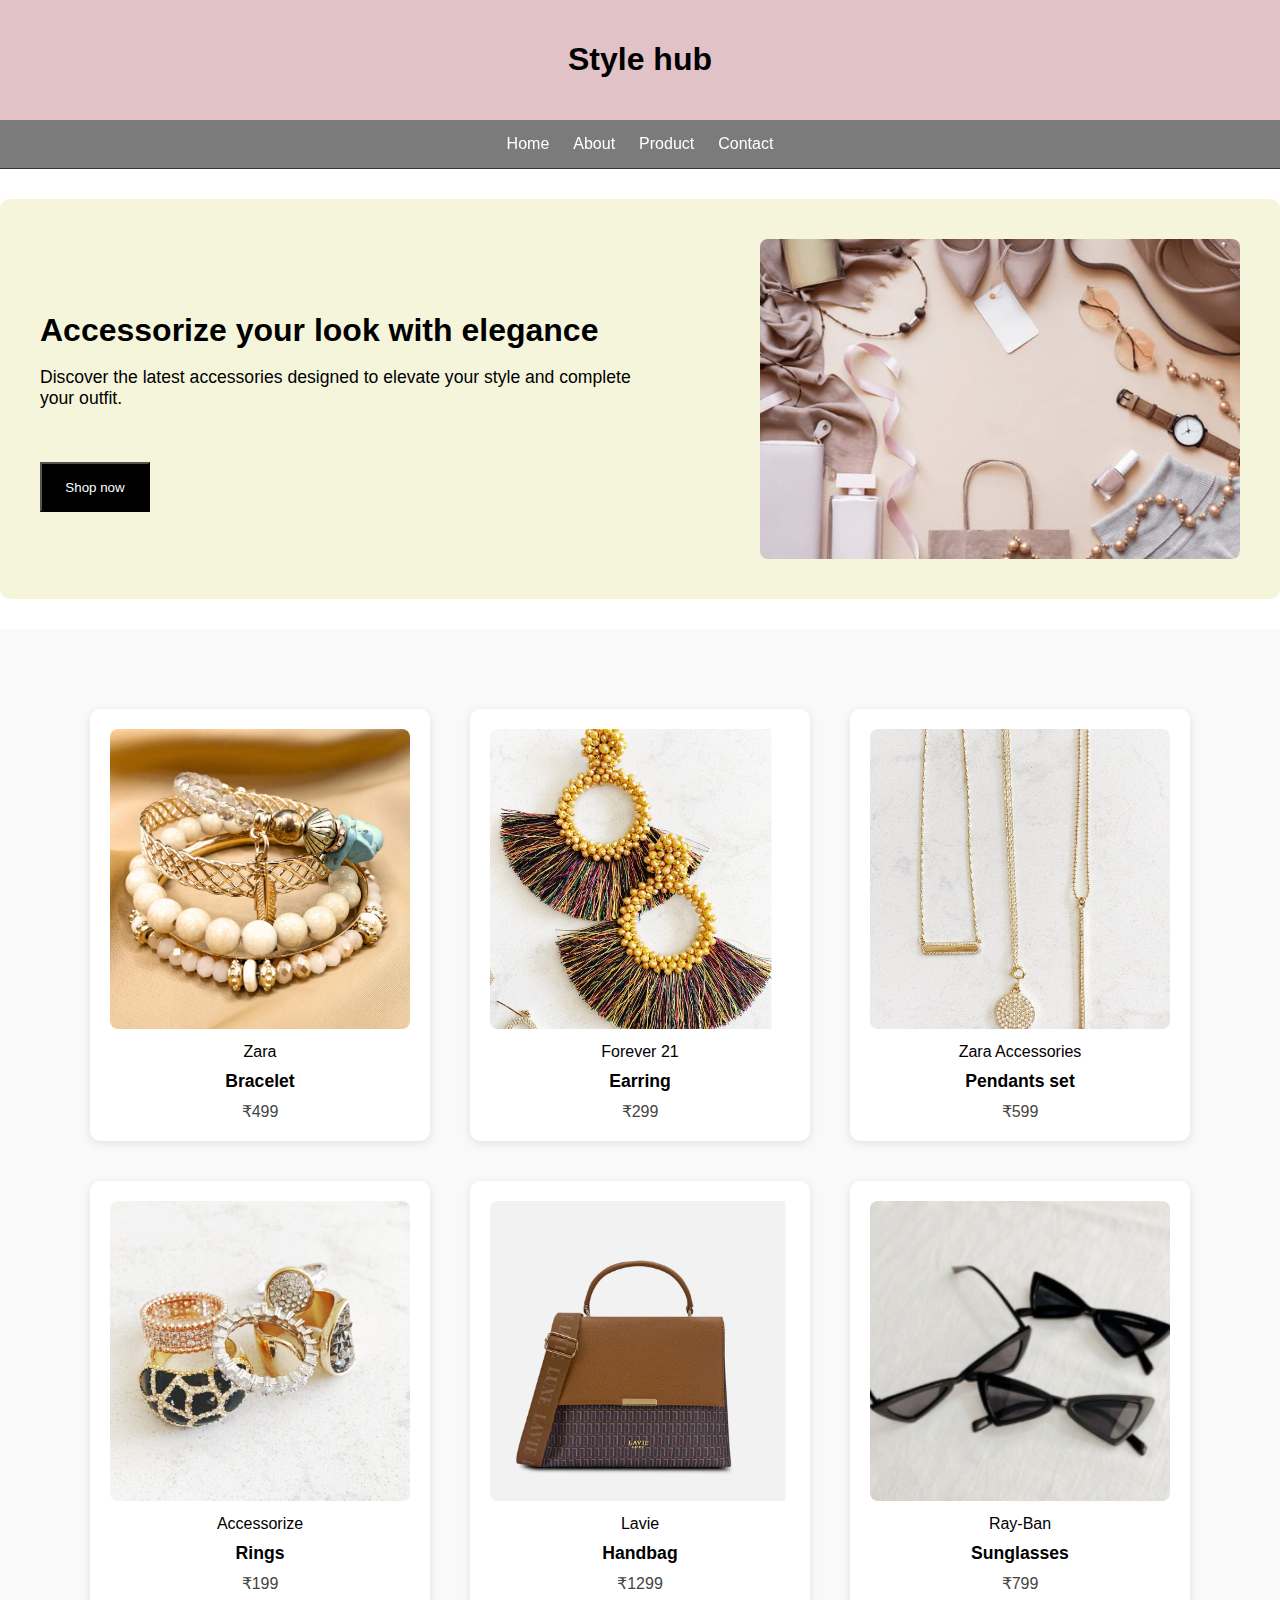
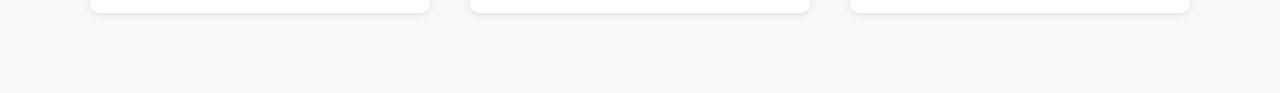
<file: index.html>
<!DOCTYPE html>
<html lang="en">
<head>
    <title>Document</title>
    <link rel="stylesheet" href="style.css">
</head>
<body>
    <header>
        <h1>Style hub</h1>
    </header>

    <nav id="nav">
        <ul>
            <li>Home</li>
            <li>About</li>
            <li>Product</li>
            <li>Contact</li>
        </ul>
    </nav>

    <section class="card">
        <div id="div">
            <div id="text">
                <h2>Accessorize your look with elegance</h2>
                <p>Discover the latest accessories designed to elevate your style and complete your outfit.</p> <br><br>
                <button style="background-color: #000000; color: white; height: 50px; width: 110px;">Shop now</button>
            </div>
            <img id="img" src="Accessories.jpg" alt="Accessories">
        </div>
    </section>
    <div class="images">
    <div class="images">
    <div class="item">
        <img src="braclets.webp" alt="Bracelets">
        <p class="brand">Zara</p>
        <p class="name">Bracelet</p>
        <p class="price">₹499</p>
    </div>

    <div class="item">
        <img src="earring.png" alt="Earrings">
        <p class="brand">Forever 21</p>
        <p class="name">Earring</p>
        <p class="price">₹299</p>
    </div>

    <div class="item">
        <img src="neckles.png" alt="Necklace">
        <p class="brand">Zara Accessories</p>
        <p class="name">Pendants set</p>
        <p class="price">₹599</p>
    </div>

    <div class="item">
        <img src="rings.png" alt="Rings">
        <p class="brand">Accessorize</p>
        <p class="name">Rings</p>
        <p class="price">₹199</p>
    </div>

    <div class="item">
        <img src="handbags.png" alt="Handbags">
        <p class="brand">Lavie</p>
        <p class="name">Handbag</p>
        <p class="price">₹1299</p>
    </div>

    <div class="item">
        <img src="sunglass.png" alt="Sunglasses">
        <p class="brand">Ray-Ban</p>
        <p class="name">Sunglasses</p>
        <p class="price">₹799</p>
    </div>
    </div>
</body>
</html>
</file>
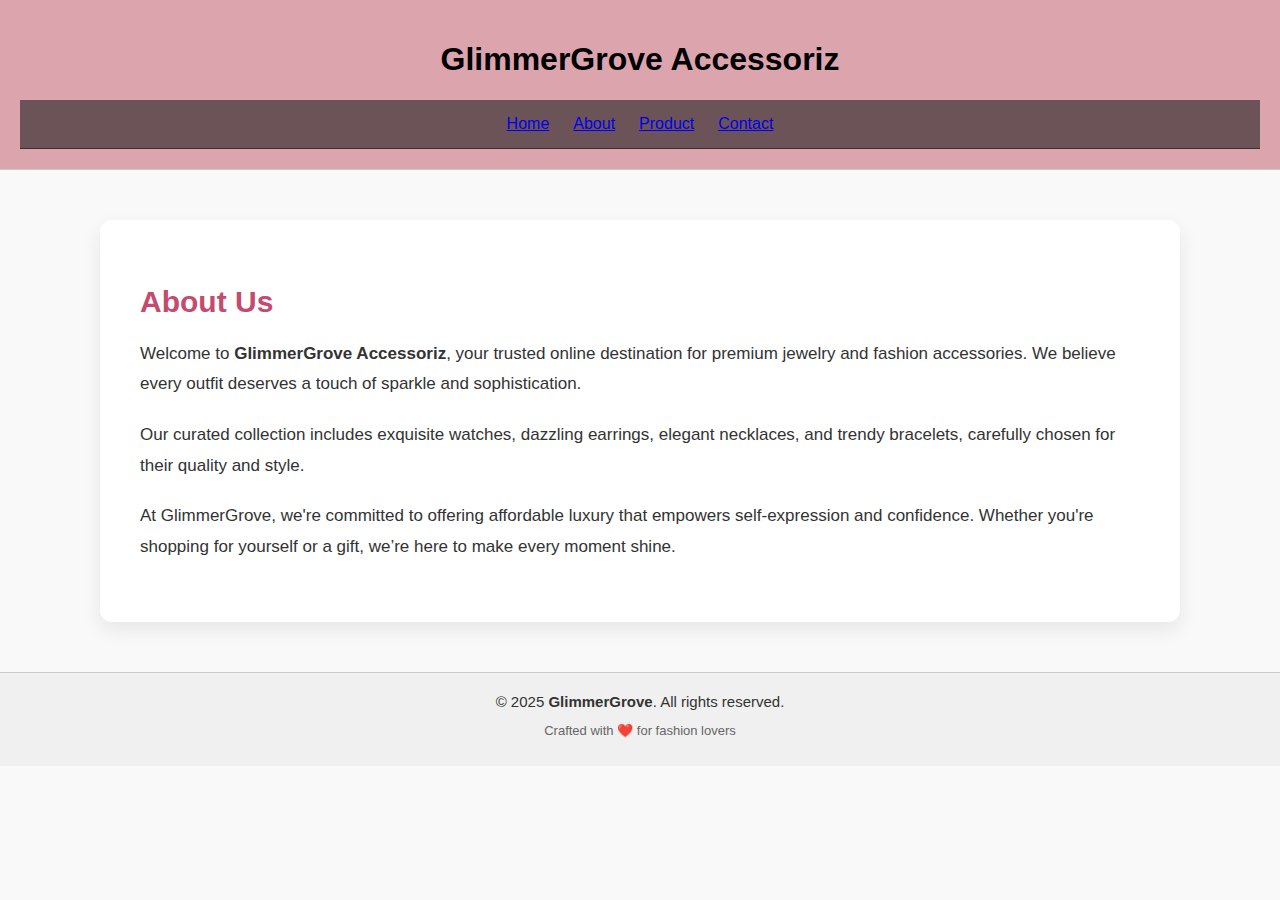
<file: About.html>
<!DOCTYPE html>
<html lang="en">

<head>
  <meta charset="UTF-8">
  <title>About - GlimmerGrove Accessoriz</title>
  <link rel="stylesheet" href="style.css">
  <link rel="stylesheet" href="product.css">
  <link rel="stylesheet" href="About.css">
</head>
<body>
  <div class="navcontent" style="background-color: rgba(246, 157, 172, 0.411);  border-bottom: 1px solid #ccc;">
    <header>
      <div class="navbar">
        <h1 id="heading">GlimmerGrove Accessoriz</h1>
        <nav id="nav">
          <ul>
            <li><a href="index.html">Home</a></li>
            <li><a href="About.html">About</a></li>
            <li><a href="product.html">Product</a></li>
            <li><a href="contact.html">Contact</a></li>
          </ul>
        </nav>
      </div>
    </header>
  </div>

  <section class="about-container">
    <h2>About Us</h2>
    <p>
      Welcome to <strong>GlimmerGrove Accessoriz</strong>, your trusted online destination for premium jewelry and
      fashion accessories. We believe every outfit deserves a touch of sparkle and sophistication.
    </p>
    <p>
      Our curated collection includes exquisite watches, dazzling earrings, elegant necklaces, and trendy bracelets,
      carefully chosen for their quality and style.
    </p>
    <p>
      At GlimmerGrove, we're committed to offering affordable luxury that empowers self-expression and confidence.
      Whether you're shopping for yourself or a gift, we’re here to make every moment shine.
    </p>
  </section>

  <footer style="background-color: #f0f0f0; padding: 15px 0; border-top: 1px solid #ccc; text-align: center;">
    <p style="font-size: 15px; margin: 5px 0; color: #333;">&copy; 2025 <strong>GlimmerGrove</strong>. All rights
      reserved.</p>
    <p style="font-size: 13px; color: #666;">Crafted with ❤️ for fashion lovers</p>
  </footer>

</body>

</html>
</file>
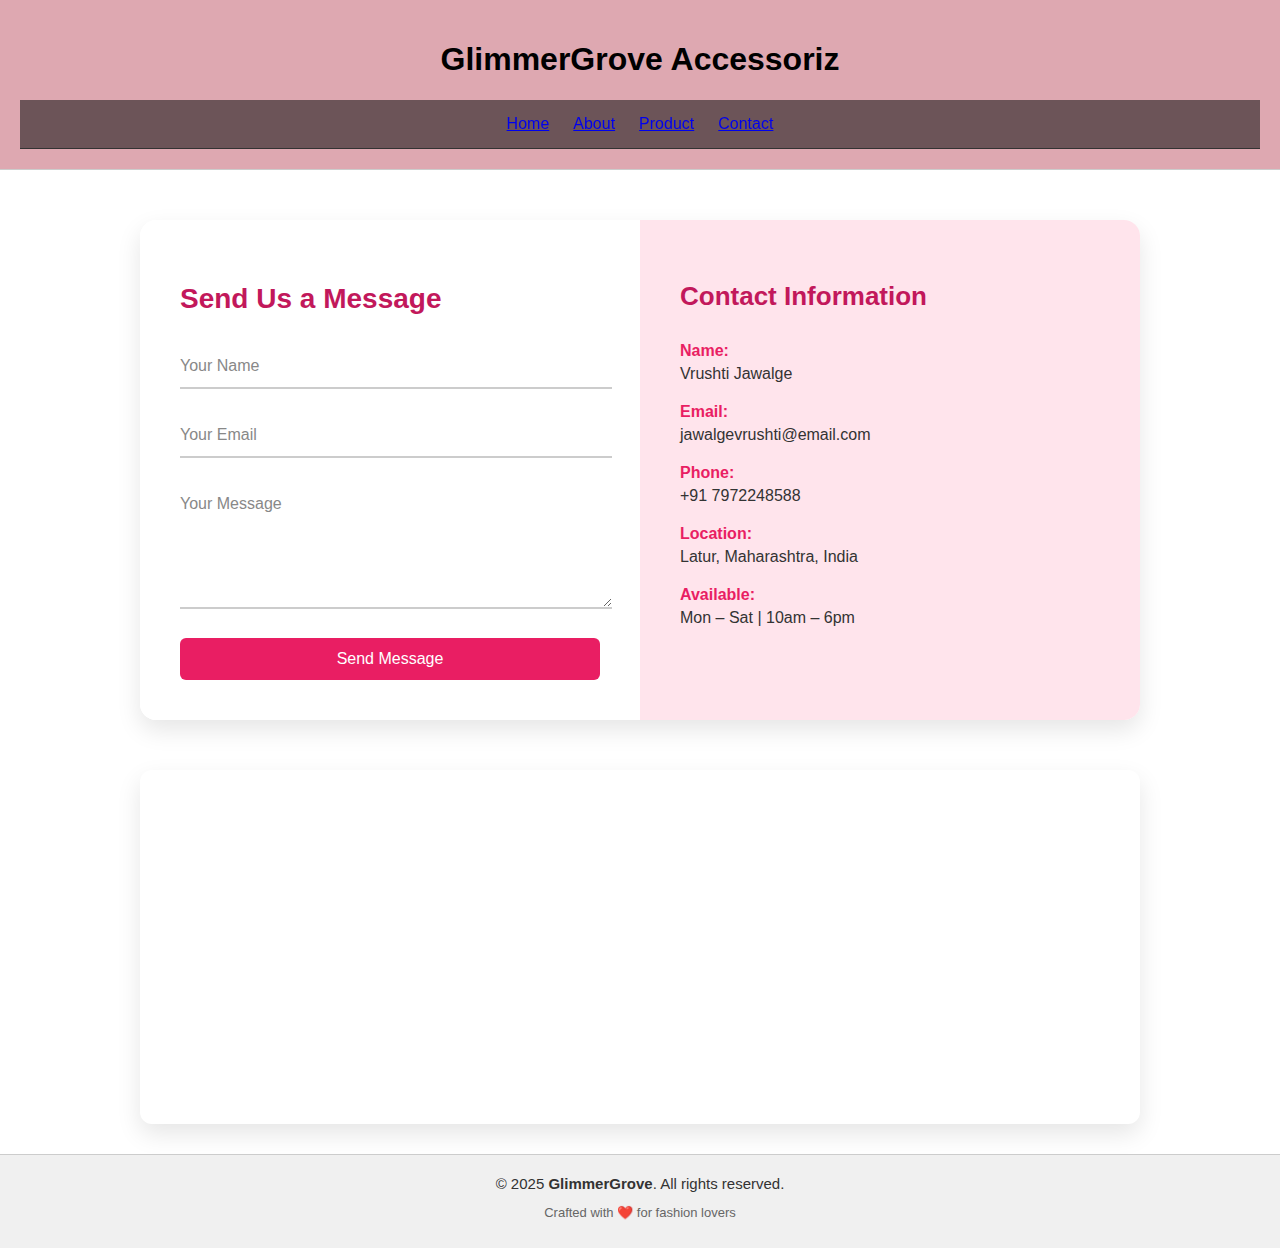
<file: contact.html>
<!DOCTYPE html>
<html lang="en">
<head>
  <meta charset="UTF-8" />
  <meta name="viewport" content="width=device-width, initial-scale=1.0"/>
  <title>Contact Us</title>
  <link rel="stylesheet" href="style.css">
  <link rel="stylesheet" href="contact.css">
</head>
<body>
  <div class="navcontent" style="background-color: rgba(246, 157, 172, 0.411); border-bottom: 1px solid #ccc;">
    <header>
      <div class="navbar">
        <h1 id="heading">GlimmerGrove Accessoriz</h1>
        <nav id="nav">
          <ul>
            <li><a href="index.html">Home</a></li>
            <li><a href="About.html">About</a></li>
            <li><a href="product.html">Product</a></li>
            <li><a href="contact.html">Contact</a></li>
          </ul>
        </nav>
      </div>
    </header>
  </div>

  <div class="container">
    <div class="contact-form">
      <h2>Send Us a Message</h2>
      <form>
        <div class="form-group">
          <input type="text" id="name" placeholder=" " required />
          <label for="name">Your Name</label>
        </div>

        <div class="form-group">
          <input type="email" id="email" placeholder=" " required />
          <label for="email">Your Email</label>
        </div>

        <div class="form-group">
          <textarea id="message" placeholder=" " required></textarea>
          <label for="message">Your Message</label>
        </div>

        <button type="submit">Send Message</button>
      </form>
    </div>

    <div class="contact-info">
      <h2>Contact Information</h2>

      <div class="info-item">
        <label>Name:</label>
        <span>Vrushti Jawalge</span>
      </div>

      <div class="info-item">
        <label>Email:</label>
        <span>jawalgevrushti@email.com</span>
      </div>

      <div class="info-item">
        <label>Phone:</label>
        <span>+91 7972248588</span>
      </div>

      <div class="info-item">
        <label>Location:</label>
        <span>Latur, Maharashtra, India</span>
      </div>

      <div class="info-item">
        <label>Available:</label>
        <span>Mon – Sat | 10am – 6pm</span>
      </div>
    </div>
  </div>
  <div class="map">
    <iframe 
      src="https://www.google.com/maps/embed?pb=!1m18!1m12!1m3!1d3783.194950083982!2d76.57391561489296!3d18.408793176569633!2m3!1f0!2f0!3f0!3m2!1i1024!2i768!4f13.1!3m3!1m2!1s0x3bcf8495a25fc91b%3A0x18ff75c6b9d1a42b!2sLatur%2C%20Maharashtra%20413012!5e0!3m2!1sen!2sin!4v1691061279920!5m2!1sen!2sin" 
      allowfullscreen="" 
      loading="lazy" 
      referrerpolicy="no-referrer-when-downgrade">
    </iframe>
  </div>

  <footer style="background-color: #f0f0f0; padding: 15px 0; border-top: 1px solid #ccc; text-align: center;">
    <p style="font-size: 15px; margin: 5px 0; color: #333;">&copy; 2025 <strong>GlimmerGrove</strong>. All rights reserved.</p>
    <p style="font-size: 13px; color: #666;">Crafted with ❤️ for fashion lovers</p>
  </footer>
</body>
</html>
</file>
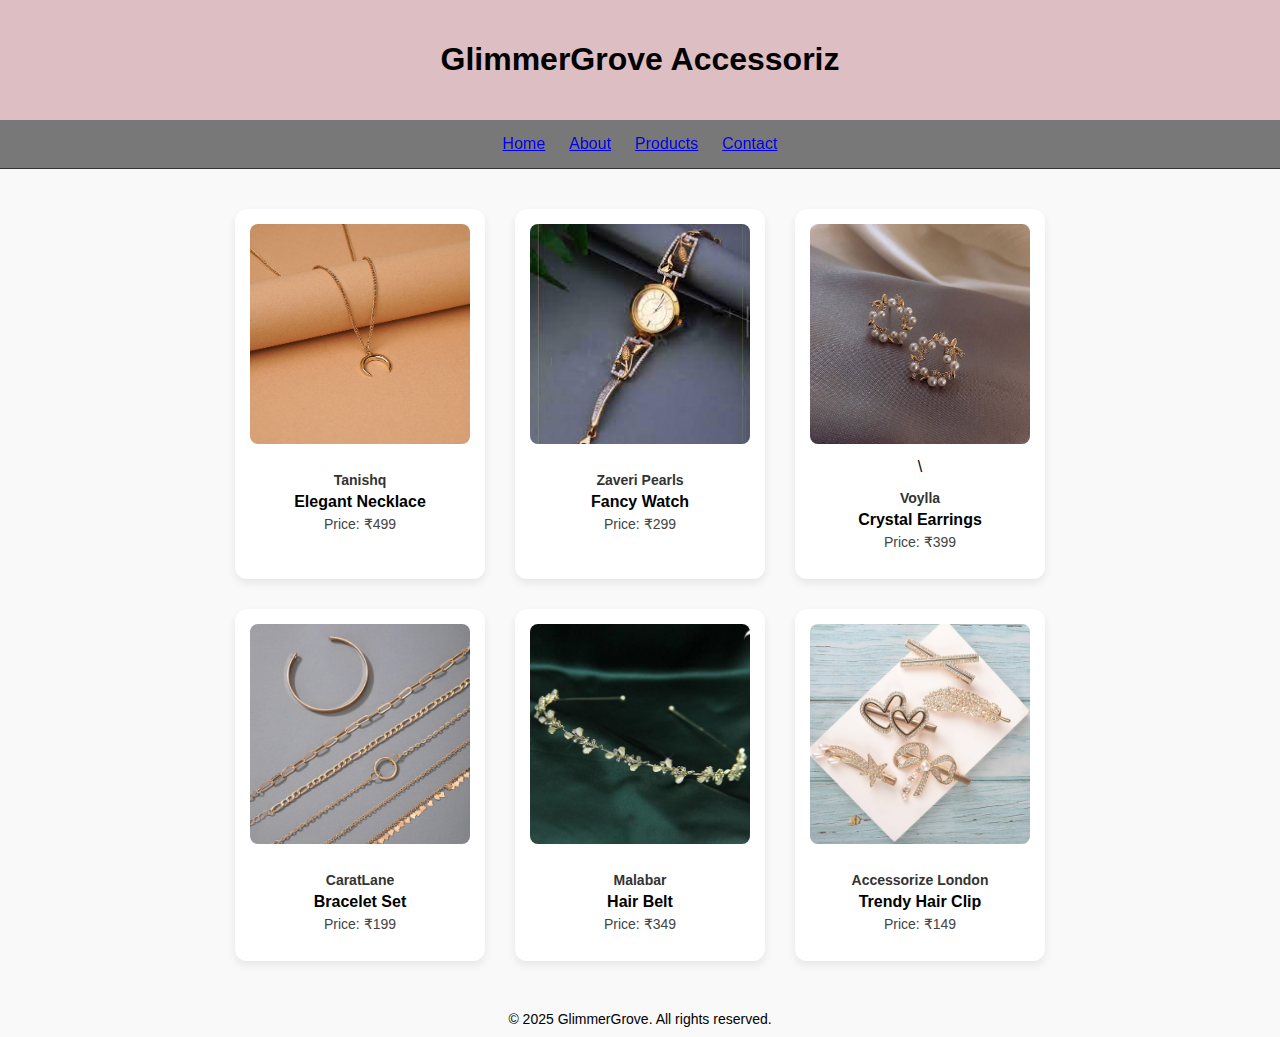
<file: product.html>
<!DOCTYPE html>
<html lang="en">
<head>
    <meta charset="UTF-8">
    <title>GlimmerGrove Accessoriz - Products</title>
    <link rel="stylesheet" href="style.css">
    <link rel="stylesheet" href="product.css">
</head>
<body>
    <header>
        <h1>GlimmerGrove Accessoriz</h1>
    </header>
    <nav id="nav">
        <ul>
            <li><a href="index.html">Home</a></li>
            <li><a href="#">About</a></li>
            <li><a href="product.html">Products</a></li>
            <li><a href="#">Contact</a></li>
        </ul>
    </nav>
    <section class="products">
        <div class="product-card">
            <img src="elegent necklace.webp" alt="Elegant Necklace">
            <p class="brand"><strong>Tanishq</strong></p>
            <h3>Elegant Necklace</h3>         
            <p class="price">Price: ₹499</p>
        </div>
        <div class="product-card">
            <img src="watch.jpg" alt="Fancy Watch">
            <p class="brand"><strong>Zaveri Pearls</strong></p>
            <h3>Fancy Watch</h3>
            <p class="price">Price: ₹299</p>
        </div>
        <div class="product-card">
            <img src="Crystal Earrings.jpg" alt="Crystal Earrings">\<p class="brand"><strong>Voylla</strong></p>
            <h3>Crystal Earrings</h3>
            <p class="price">Price: ₹399</p>
        </div>
        <div class="product-card">
            <img src="bracelete set.jpg" alt="Brace Set">
            <p class="brand"><strong>CaratLane</strong></p>
            <h3>Bracelet Set</h3>
            <p class="price">Price: ₹199</p>
        </div>
        <div class="product-card">
            <img src="belt.jpg" alt="Hair Belt"> 
            <p class="brand"> <strong>Malabar</strong></p>         
            <h3>Hair Belt</h3>
            <p class="price">Price: ₹349</p>
        </div>
        <div class="product-card">
            <img src="clips.jpg" alt="Trendy Hair Clip">
            <p class="brand"><strong>Accessorize London</strong></p>
            <h3>Trendy Hair Clip</h3>       
            <p class="price">Price: ₹149</p>
        </div>
    </section>
    <footer>
        <p style="font-size: 14px; margin: 10px 0; text-align: center;">&copy; 2025 GlimmerGrove. All rights reserved.</p>
    </footer>
</body>
</html>
</file>
<file: style.css>
body {
            margin: 0;
            font-family: Arial, sans-serif;
        }

        header {
            
            background-color: rgba(168, 80, 95, 0.348); /* Warm tan */
            padding: 20px;
            color: rgb(0, 0, 0);
            text-align: center;
            top: 0;
            z-index: 1000;
        }

        #nav {
            background: #1111118d;
            padding: 15px;
            position: sticky;
            top: 0;
            z-index: 999;
            display: flex;
            justify-content: center; 
            align-items: center;   
            border-bottom: 1px solid #333;
        }

        nav ul {
            list-style: none;
            display: flex;
            gap: 1.5rem;
            padding: 0;
            margin: 0;
        }

        nav li {
            display: inline-flex;
            color: white;
        }

        .card {
            background-color: beige;
            padding: 40px;
            margin: 30px auto;
            border-radius: 10px;
            max-width: 100%;
        }

        #div {
            display: flex;
            justify-content: space-between;
            align-items: center;
            gap: 40px;
        }

        #text {
            max-width: 50%;
        }

        #text h2 {
            font-size: 2rem;
            margin-bottom: 10px;
            color: #000000;
        }

        #text p {
            font-size: 1.1rem;
            color: #000000;
        }

        #img {
            max-width: 40%;
            height: auto;
            border-radius: 8px;
        }
         .images {
        display: flex;
        flex-wrap: wrap;
        justify-content: center;
        gap: 40px;
        padding: 40px;
        background-color: #f9f9f9;
    }

    .item {
        width: 300px;
        background-color: white;
        padding: 20px;
        border-radius: 10px;
        box-shadow: 0 2px 8px rgba(0,0,0,0.1);
        text-align: center;
    }

    .item img {
        width: 300px;
        height: 300px;
        object-fit: cover;
        border-radius: 8px;
    }

    .item p {
        margin: 10px 0 0;
    }

    .name {
        font-weight: bold;
        font-size: 1.1rem;
        color: #000;
    }

    .price {
        color: #444;
        font-size: 1rem;
    }
</file>
<file: product.css>
body {
    margin: 0;
    font-family: 'Segoe UI', sans-serif;
    background-color: #f9f9f9;
}

/* Centered container with fixed width */
.products {
    display: flex;
    flex-wrap: wrap;
    justify-content: center;
    gap: 30px;
    padding: 40px;
    max-width: 1000px;
    margin: 0 auto;
}

/* Card design */
.product-card {
    width: 220px;
    background-color: white;
    border-radius: 12px;
    box-shadow: 0 4px 8px rgba(0,0,0,0.08);
    padding: 15px;
    text-align: center;
}

/* Product image */
.product-card img {
    width: 100%;
    height: 220px;
    object-fit: cover;
    border-radius: 8px;
    margin-bottom: 10px;
}

/* Brand text */
.product-card .brand {
    color: #333;
    font-size: 14px;
    margin-bottom: 5px;
}

/* Product name */
.product-card h3 {
    margin: 0;
    font-size: 16px;
    font-weight: 600;
}

/* Price */
.product-card .price {
    color: #444;
    font-size: 14px;
    margin-top: 5px;
}
</file>
<file: About.css>
body {
      margin: 0;
      font-family: Arial, sans-serif;
      background-color: #f9f9f9;
      color: #333;
    }

    .about-container {
      max-width: 1000px;
      margin: 50px auto;
      background-color: #fff;
      padding: 40px;
      border-radius: 12px;
      box-shadow: 0 8px 20px rgba(0, 0, 0, 0.08);
    }

    .about-container h2 {
      font-size: 30px;
      color: #c44b6d;
      margin-bottom: 20px;
    }

    .about-container p {
      font-size: 17px;
      line-height: 1.8;
      margin-bottom: 20px;
    }

    footer {
      font-size: 14px;
      margin: 40px 0 20px;
      text-align: center;
      color: #888;
    }
</file>
<file: contact.css>
.container {
      max-width: 1000px;
      margin: 50px auto;
      display: flex;
      flex-wrap: wrap;
      background: white;
      border-radius: 16px;
      box-shadow: 0 10px 25px rgba(0, 0, 0, 0.1);
      overflow: hidden;
    }
    .container:hover {
    box-shadow: 0 10px 20px rgba(243, 92, 195, 0.437);
    transform: translateY(-5px );
}


    .contact-form, .contact-info {
      flex: 1;
      padding: 40px;
    }

    .contact-form {
      background-color: #ffffff;
    }

    .contact-form h2 {
      margin-bottom: 30px;
      color: #c2185b;
      font-size: 28px;
    }

    .form-group {
      position: relative;
      margin-bottom: 25px;
    }

    .form-group input,
    .form-group textarea {
      width: 100%;
      padding: 12px 12px 12px 0;
      border: none;
      border-bottom: 2px solid #ccc;
      background: transparent;
      font-size: 16px;
      transition: border-color 0.3s;
    }

    .form-group input:focus,
    .form-group textarea:focus {
      outline: none;
      border-bottom-color: #e91e63;
    }

    .form-group label {
      position: absolute;
      top: 12px;
      left: 0;
      color: #888;
      font-size: 16px;
      pointer-events: none;
      transition: 0.3s ease all;
    }

    .form-group input:focus + label,
    .form-group input:not(:placeholder-shown) + label,
    .form-group textarea:focus + label,
    .form-group textarea:not(:placeholder-shown) + label {
      top: -10px;
      font-size: 13px;
      color: #e91e63;
    }

    .form-group textarea {
      resize: vertical;
      min-height: 100px;
    }

    .contact-form button {
      background-color: #e91e63;
      color: white;
      padding: 12px 20px;
      border: none;
      border-radius: 6px;
      font-size: 16px;
      cursor: pointer;
      transition: background 0.3s;
      width: 100%;
    }

    .contact-form button:hover {
      background-color: #d81b60;
    }

    .contact-info {
      background-color: #ffe4ec;
    }

    .contact-info h2 {
      font-size: 26px;
      color: #c2185b;
      margin-bottom: 30px;
    }

    .info-item {
      margin-bottom: 20px;
    }

    .info-item label {
      display: block;
      font-weight: bold;
      color: #e91e63;
      margin-bottom: 5px;
    }

    .info-item span {
      color: #333;
      font-size: 16px;
    }

    .map {
      max-width: 1000px;
      margin: 30px auto;
      border-radius: 12px;
      overflow: hidden;
      box-shadow: 0 10px 25px rgba(0, 0, 0, 0.1);
    }

    iframe {
      width: 100%;
      height: 350px;
      border: none;
    }

    @media (max-width: 768px) {
      .container {
        flex-direction: column;
      }
    }
</file>
